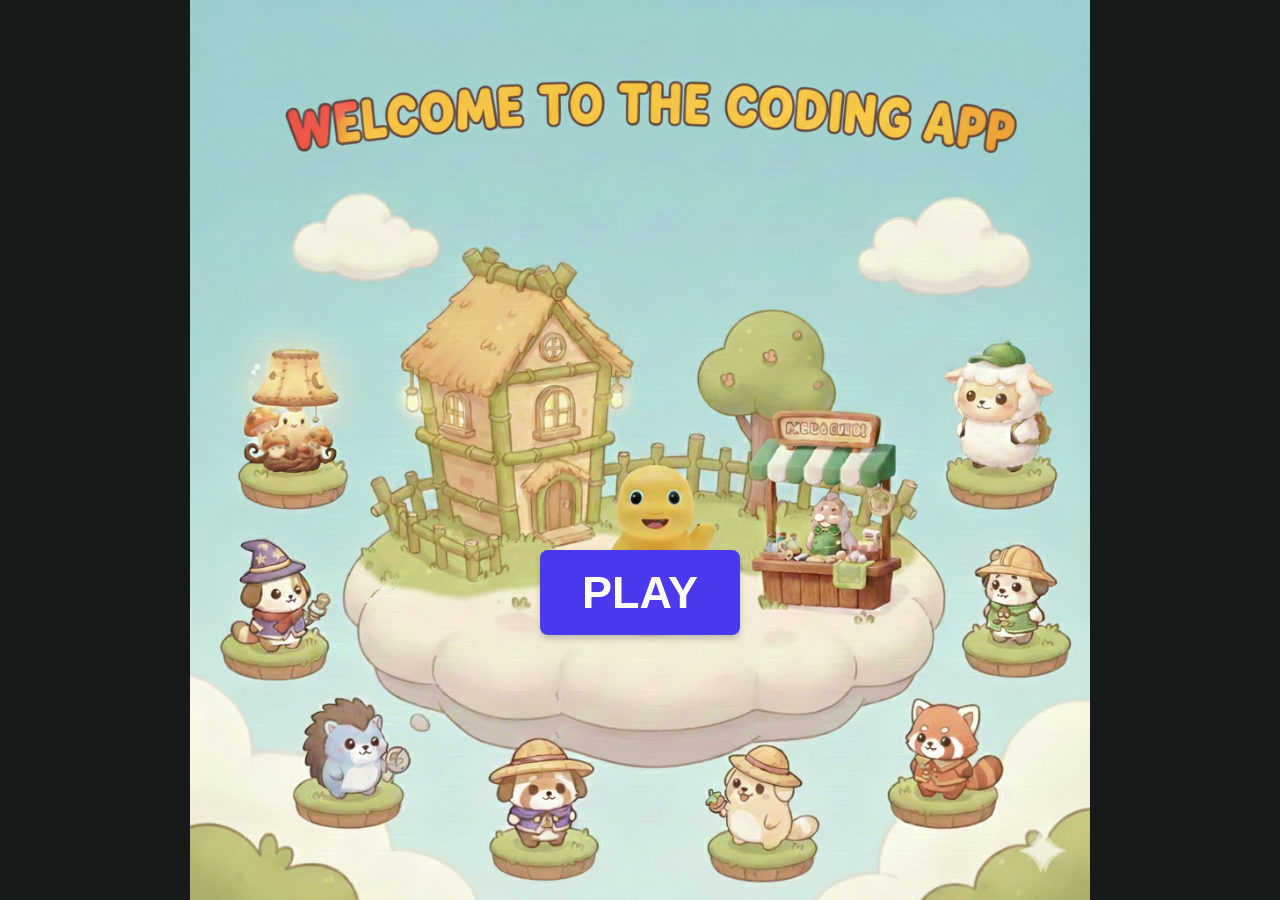
<file: my app/templates/index.html>
<!DOCTYPE html>
<html>
<head>
    <title>My Game</title>
    <style>
        body {
            margin: 0;
            padding: 0;
            min-height: 100vh;
            width: 100%;
            background-image: url("../static/images/main.png");
            background-size: contain;  
            background-position: center;
            background-repeat: no-repeat;
            display: flex;
            justify-content: center;
            align-items: center;
            font-family: Arial, sans-serif;
            background-color: #171a1b; 
        }

        .play-button {
            width: 250px;              
            height: 90px;              
           border-radius: 8px;        
            font-size: 45px;           
            font-weight: bold;
            color: #fff;
            background-color:#4b39ef; 
            border: none;
            cursor: pointer;
            box-shadow: 0 4px 6px rgba(0,0,0,0.2);
            transition: background-color 0.3s ease;
        }

        .play-button:hover {
            background-color: #4b39ef; 
        }
    </style>
</head>
<body>
    <!-- PLAY button -->
    <button class="play-button" onclick="window.location.href='game.html'">
        PLAY

        <link rel="stylesheet" href="../static/style.css">

    </button>
</body>
</html>
</file>
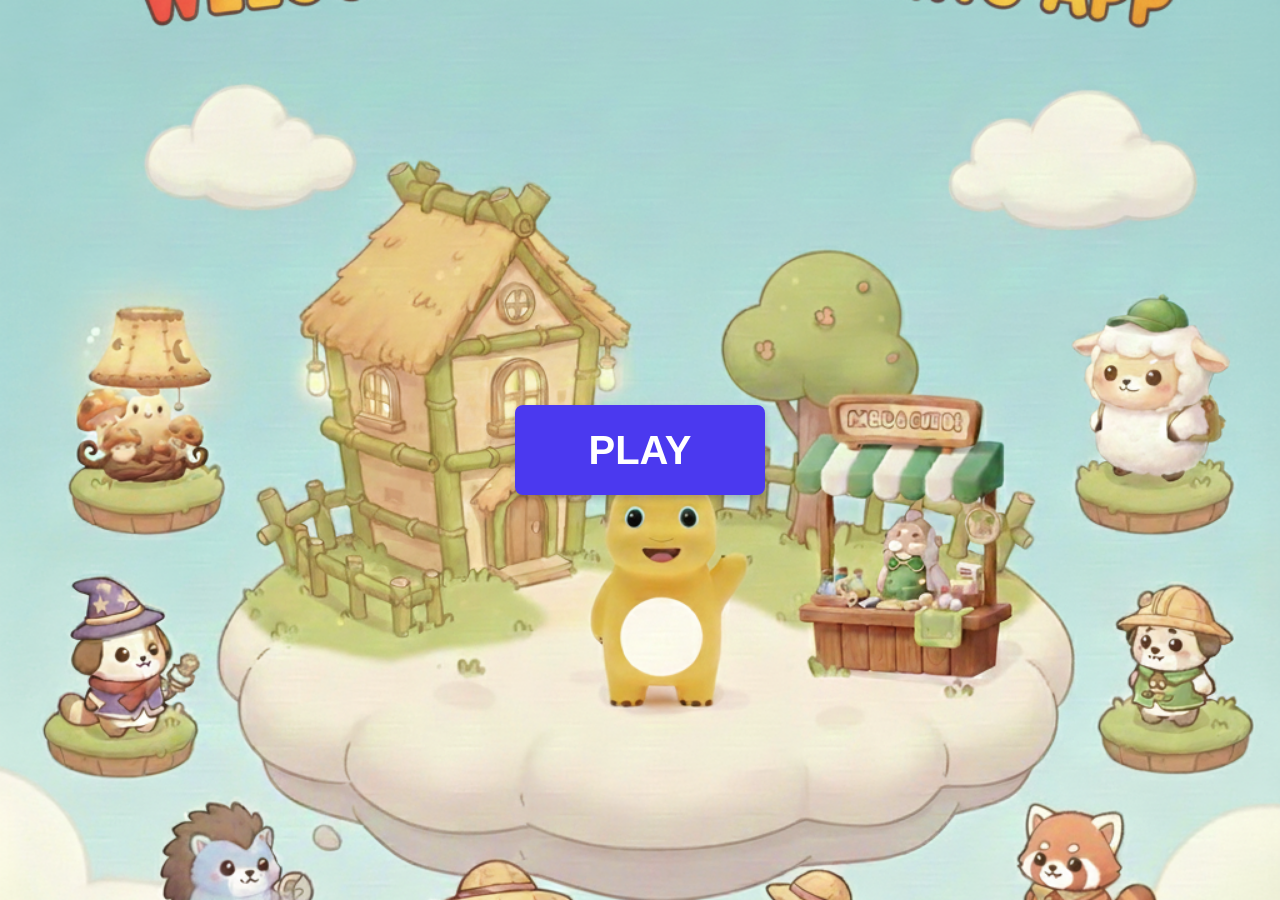
<file: baobao/baobao/my app/templates/index.html>
<!DOCTYPE html>
<html>
<head>
    <meta charset="UTF-8">
    <meta name="viewport" content="width=device-width, initial-scale=1.0">
    <title>My Game</title>
    <style>
        * {
            box-sizing: border-box;
        }

        body {
            margin: 0;
            padding: 0;
            min-height: 100vh;
            width: 100%;
            background-image: url("../static/images/main.png");
            background-size: cover;
            background-position: center;
            background-repeat: no-repeat;
            background-attachment: fixed;
            display: flex;
            justify-content: center;
            align-items: center;
            font-family: Arial, sans-serif;
            background-color: #171a1b;
        }

        .play-button {
            width: 180px;
            height: 60px;
            border-radius: 8px;
            font-size: 24px;
            font-weight: bold;
            color: #fff;
            background-color: #4b39ef;
            border: none;
            cursor: pointer;
            box-shadow: 0 4px 6px rgba(0, 0, 0, 0.2);
            transition: background-color 0.3s ease, transform 0.2s ease;
        }

        .play-button:hover {
            background-color: #3d2dd1;
            transform: scale(1.05);
        }

        .play-button:active {
            transform: scale(0.98);
        }

        /* Tablet (768px and above) */
        @media (min-width: 768px) {
            .play-button {
                width: 220px;
                height: 70px;
                font-size: 28px;
            }
        }

        /* Desktop (1024px and above) */
        @media (min-width: 1024px) {
            .play-button {
                width: 250px;
                height: 90px;
                font-size: 40px;
            }
        }
    </style>
</head>
<body>
    <button class="play-button" onclick="window.location.href='game.html'">
        PLAY
    </button>
</body>
</html>
</file>
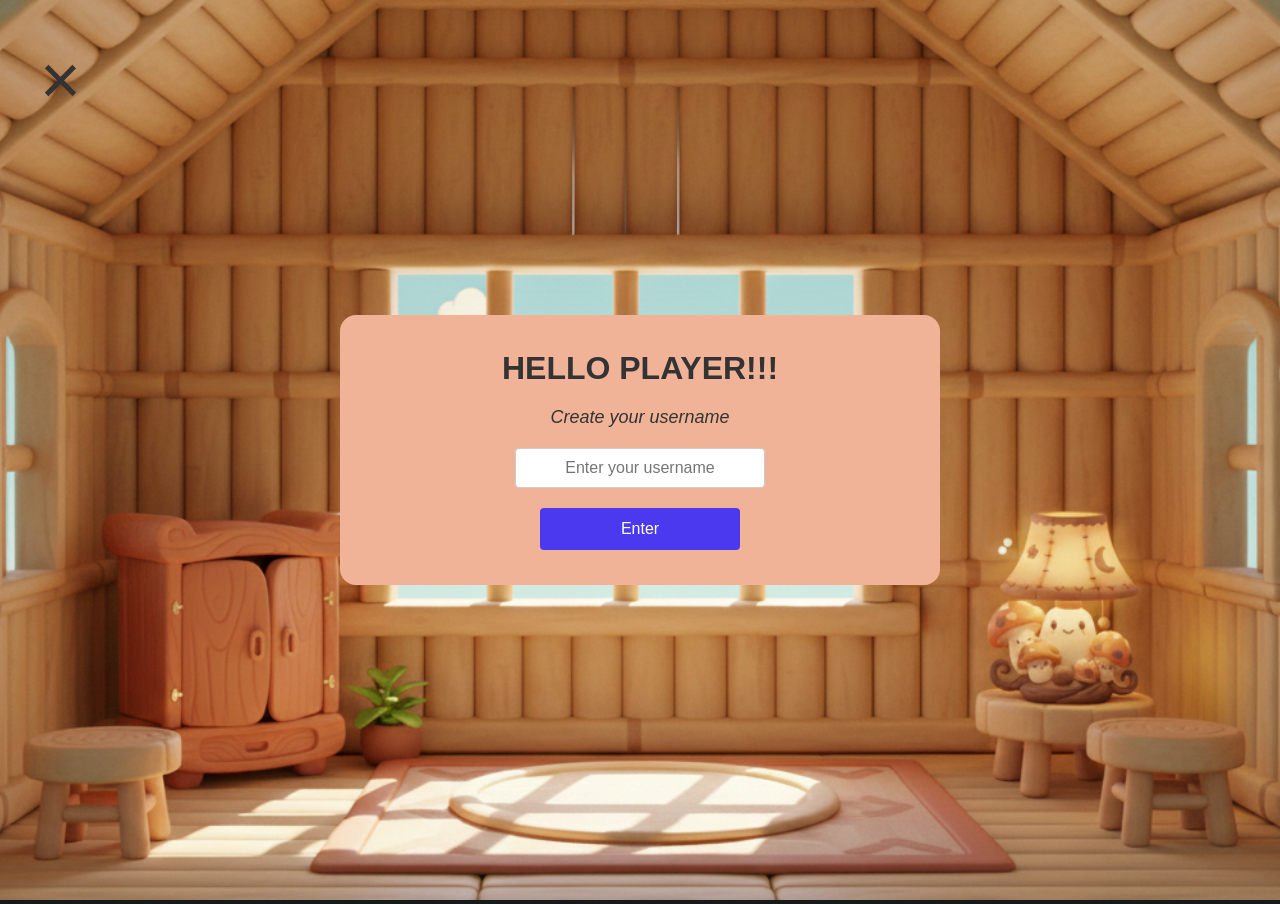
<file: baobao/baobao/my app/templates/game.html>
<!DOCTYPE html>
<html>
<head>
    <meta charset="UTF-8">
    <meta name="viewport" content="width=device-width, initial-scale=1.0">
    <title>Game</title>
    <style>
        * { box-sizing: border-box; }
        body {
            margin: 0;
            padding: 0;
            min-height: 100vh;
            width: 100%;
            display: flex;
            justify-content: center;
            align-items: center;
            font-family: Arial, sans-serif;
            background-color: #171a1b;
        }
        .game-container {
            width: 100%;
            height: 100vh;
            position: relative;
        }
        .inner-container {
            width: 100%;
            height: 100%;
            position: relative;
        }
        .game-image { width: 100%; height: 100%; object-fit: cover; }
        .close-button {
            position: absolute;
            top: 20px;
            left: 20px;
            background: none;
            border: none;
            font-size: 40px;
            color: #333;
            cursor: pointer;
            z-index: 2;
            padding: 10px;
        }
        .close-button:hover { color: #000; }
        .image-overlay {
            position: absolute;
            top: 50%;
            left: 50%;
            transform: translate(-50%, -50%);
            width: 90%;
            max-width: 500px;
            padding: 25px;
            background-color: #f1b398;
            border-radius: 16px;
            display: flex;
            flex-direction: column;
            justify-content: center;
            align-items: center;
            z-index: 1;
            gap: 15px;
        }
        .image-overlay h1 { margin: 0; color: #333; font-size: 22px; text-align: center; }
        .username-text { font-style: italic; font-size: 14px; color: #333; margin: 0; }
        .username-input {
            padding: 10px 12px;
            font-size: 14px;
            border: 1px solid #ccc;
            border-radius: 4px;
            width: 100%;
            max-width: 200px;
            text-align: center;
        }
        .enter-button {
            padding: 10px 20px;
            font-size: 14px;
            background-color: #4b39ef;
            color: white;
            border: none;
            border-radius: 4px;
            cursor: pointer;
            transition: background-color 0.3s ease;
            width: 100%;
            max-width: 150px;
        }
        .enter-button:hover { background-color: #3d2dd1; }
        @media (min-width: 768px) {
            .close-button { top: 30px; left: 30px; font-size: 50px; }
            .image-overlay { max-width: 550px; padding: 30px; gap: 20px; }
            .image-overlay h1 { font-size: 28px; }
            .username-text { font-size: 16px; }
            .username-input { font-size: 16px; padding: 10px 15px; max-width: 220px; }
            .enter-button { font-size: 16px; padding: 12px 24px; max-width: 200px; }
        }
        @media (min-width: 1024px) {
            .close-button { font-size: 70px; }
            .image-overlay { max-width: 600px; padding: 35px; }
            .image-overlay h1 { font-size: 32px; }
            .username-text { font-size: 18px; }
            .username-input { max-width: 250px; }
        }
    </style>
</head>
<body>
    <div class="game-container">
        <div class="inner-container">
            <img src="../static/images/homepage.png" alt="Game Image" class="game-image">
            <button class="close-button" onclick="window.location.href='index.html'">×</button>
            <div class="image-overlay">
                <h1>HELLO <span id="display-username">PLAYER</span>!!!</h1>
                <p class="username-text">Create your username</p>
                <input type="text" class="username-input" id="usernameInput" placeholder="Enter your username" 
                    onkeypress="if(event.key === 'Enter') goHome()">
                <button class="enter-button" onclick="goHome()">Enter</button>
            </div>
        </div>
    </div>

    <script>
        const usernameInput = document.getElementById('usernameInput');
        const displayUsername = document.getElementById('display-username');

        // Load saved username on page load
        window.onload = function() {
            const savedUsername = localStorage.getItem('username');
            if(savedUsername) {
                usernameInput.value = savedUsername;
                displayUsername.textContent = savedUsername.toUpperCase();
            }
        }

        // Save username and go to home.html
        function goHome() {
            let username = usernameInput.value.trim();
            if(username === "") username = "PLAYER"; // default
            localStorage.setItem('username', username);
            displayUsername.textContent = username.toUpperCase();
            // Redirect to home.html
            window.location.href = 'home.html';
        }
    </script>
</body>
</html>
</file>
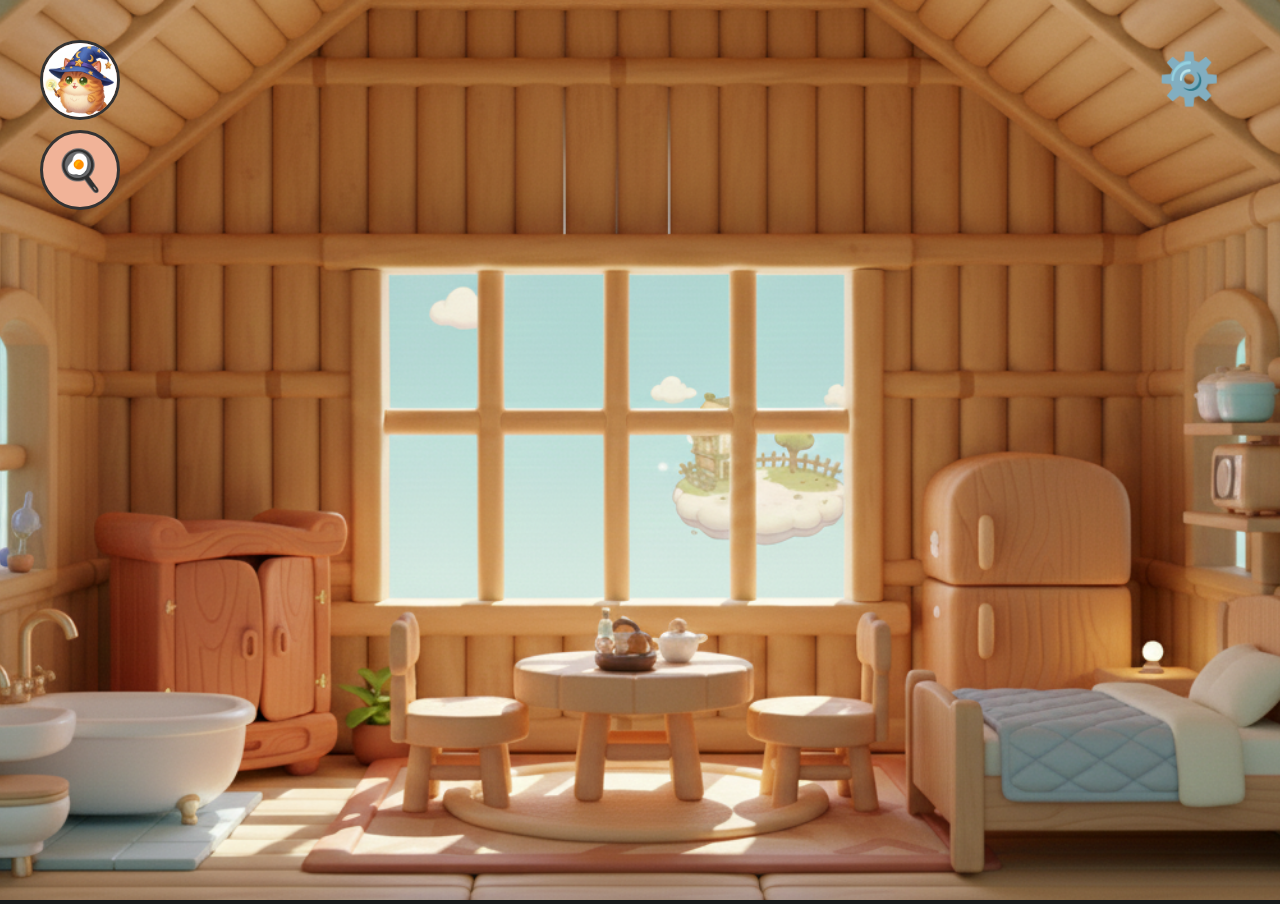
<file: baobao/baobao/my app/templates/home.html>
<!DOCTYPE html>
<html lang="en">
<head>
    <meta charset="UTF-8">
    <meta name="viewport" content="width=device-width, initial-scale=1.0">
    <title>Home</title>
    <style>
        * {
            box-sizing: border-box;
        }

        body {
            margin: 0;
            padding: 0;
            min-height: 100vh;
            width: 100%;
            display: flex;
            justify-content: center;
            align-items: center;
            font-family: Arial, sans-serif;
            background-color: #171a1b;
        }

        .game-container {
            width: 100%;
            height: 100vh;
            position: relative;
        }

        .inner-container {
            width: 100%;
            height: 100%;
            position: relative;
        }

        .game-image {
            width: 100%;
            height: 100%;
            object-fit: cover;
        }

        /* Mobile buttons (default) */
        .settings-button {
            position: absolute;
            top: 20px;
            right: 20px;
            background: none;
            border: none;
            font-size: 30px;
            color: #333;
            cursor: pointer;
            z-index: 2;
            padding: 10px;
        }

        .settings-button:hover {
            color: #000;
        }

        .avatar-button {
            position: absolute;
            top: 20px;
            left: 20px;
            width: 60px;
            height: 60px;
            border-radius: 50%;
            background-color: #f1b398;
            border: 3px solid #333;
            cursor: pointer;
            display: flex;
            justify-content: center;
            align-items: center;
            font-size: 28px;
            z-index: 2;
            transition: transform 0.3s ease;
            padding: 0;
        }

        .avatar-button:hover {
            transform: scale(1.1);
        }

        .kitchen-button {
            position: absolute;
            top: 95px;
            left: 20px;
            width: 60px;
            height: 60px;
            border-radius: 50%;
            background-color: #f1b398;
            border: 3px solid #333;
            cursor: pointer;
            display: flex;
            justify-content: center;
            align-items: center;
            font-size: 28px;
            z-index: 2;
            transition: transform 0.3s ease;
            padding: 0;
        }

        .kitchen-button:hover {
            transform: scale(1.1);
        }

        /* Tablet (768px and above) */
        @media (min-width: 768px) {
            .settings-button {
                top: 30px;
                right: 40px;
                font-size: 40px;
            }

            .avatar-button {
                top: 30px;
                left: 40px;
                width: 70px;
                height: 70px;
                font-size: 32px;
            }

            .kitchen-button {
                top: 110px;
                left: 40px;
                width: 70px;
                height: 70px;
                font-size: 32px;
            }
        }

        /* Desktop (1024px and above) */
        @media (min-width: 1024px) {
            .settings-button {
                top: 40px;
                right: 50px;
                font-size: 50px;
            }

            .avatar-button {
                top: 40px;
                left: 40px;
                width: 80px;
                height: 80px;
                font-size: 40px;
            }

            .kitchen-button {
                top: 130px;
                left: 40px;
                width: 80px;
                height: 80px;
                font-size: 40px;
            }
        }
    </style>
</head>
<body>
    <div class="game-container">
        <div class="inner-container">
            <img src="../static/images/inside.png" alt="Home Image" class="game-image">
            <button class="kitchen-button">🍳</button>
            <button class="settings-button" onclick="window.location.href='settings.html'">⚙️</button>
            <button class="avatar-button" onclick="window.location.href='profile.html'"></button>
        </div>
    </div>
    <script src="../static/home.js"></script>
</body>
</html>
</file>
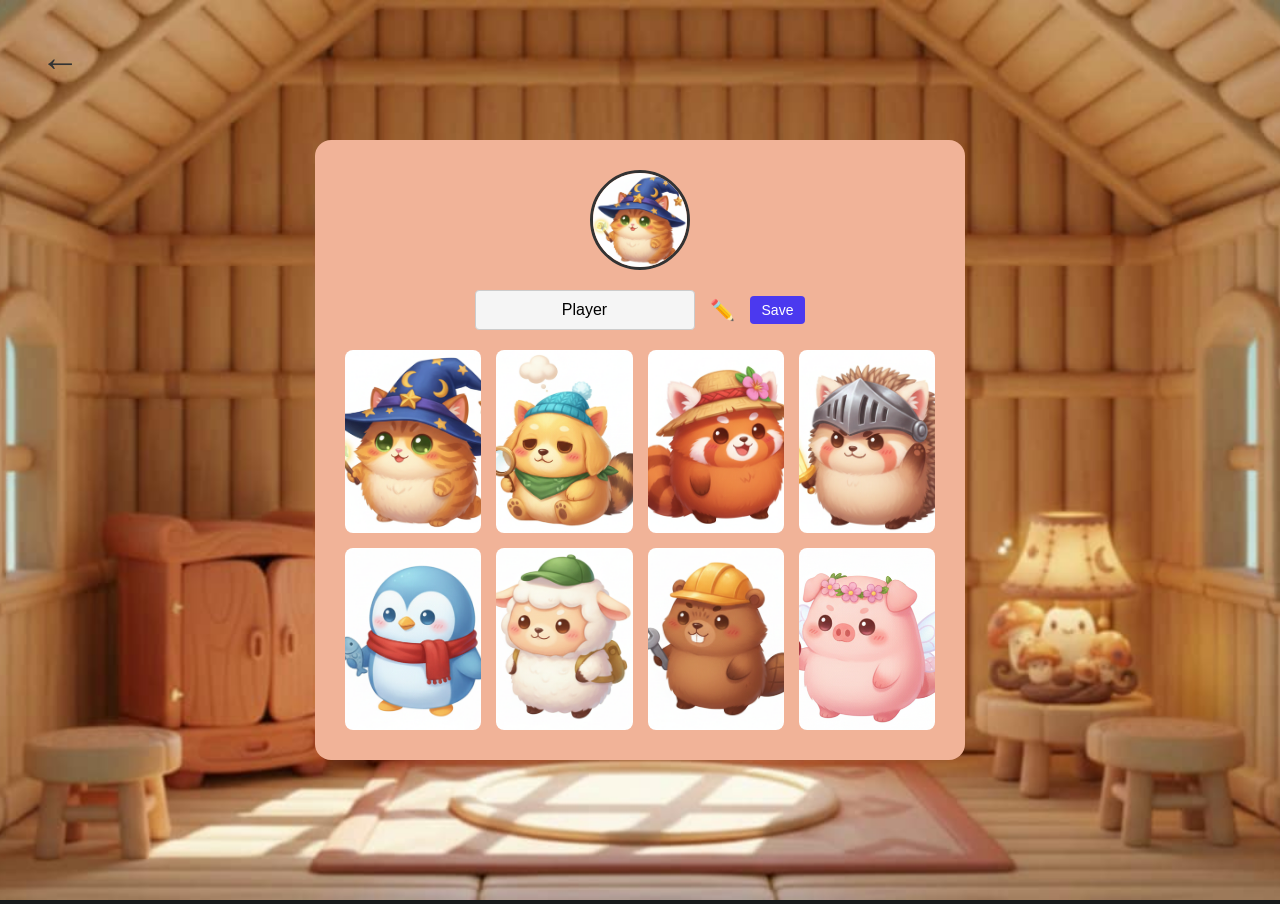
<file: baobao/baobao/my app/templates/profile.html>
<!DOCTYPE html>
<html lang="en">
<head>
    <meta charset="UTF-8">
    <meta name="viewport" content="width=device-width, initial-scale=1.0">
    <title>Profile</title>
    <style>
        * {
            box-sizing: border-box;
        }

        body {
            margin: 0;
            padding: 0;
            min-height: 100vh;
            width: 100%;
            display: flex;
            justify-content: center;
            align-items: center;
            font-family: Arial, sans-serif;
            background-color: #171a1b;
        }

        .game-image {
            width: 100%;
            height: 100%;
            object-fit: cover;
        }

        .game-container {
            width: 100%;
            height: 100vh;
            position: relative;
        }

        .inner-container {
            width: 100%;
            height: 100%;
            position: relative;
        }

        .back-button {
            position: absolute;
            top: 20px;
            left: 20px;
            background: none;
            border: none;
            font-size: 30px;
            color: #333;
            cursor: pointer;
            z-index: 2;
            padding: 10px;
        }

        .back-button:hover {
            color: #000;
        }

        .profile-container {
            position: absolute;
            top: 50%;
            left: 50%;
            transform: translate(-50%, -50%);
            width: 90%;
            max-width: 550px;
            height: auto;
            background-color: #f1b398;
            border-radius: 16px;
            display: flex;
            flex-direction: column;
            justify-content: center;
            align-items: center;
            z-index: 1;
            padding: 20px;
        }

        .profile-avatar {
            width: 80px;
            height: 80px;
            border-radius: 50%;
            object-fit: cover;
            margin-bottom: 15px;
            border: 3px solid #333;
        }

        .username-section {
            display: flex;
            align-items: center;
            gap: 10px;
            margin-bottom: 20px;
            width: 100%;
            justify-content: center;
        }

        .username-input {
            padding: 8px 12px;
            font-size: 14px;
            border: 1px solid #ccc;
            border-radius: 4px;
            width: 180px;
            text-align: center;
            background-color: #fff;
        }

        .username-input[readonly] {
            background-color: #f5f5f5;
            cursor: not-allowed;
        }

        .edit-icon {
            font-size: 16px;
            color: #4b39ef;
            cursor: pointer;
            padding: 5px;
            border-radius: 3px;
            transition: background-color 0.3s ease;
        }

        .edit-icon:hover {
            background-color: rgba(75, 57, 239, 0.1);
        }

        .save-button {
            padding: 6px 12px;
            font-size: 14px;
            background-color: #4b39ef;
            color: white;
            border: none;
            border-radius: 4px;
            cursor: pointer;
            transition: background-color 0.3s ease;
        }

        .save-button:hover {
            background-color: #3d2dd1;
        }

        .picture-grid {
            display: grid;
            grid-template-columns: repeat(4, 1fr);
            grid-template-rows: repeat(2, 1fr);
            gap: 10px;
            width: 100%;
            height: 300px;
            padding: 0;
        }

        .grid-item {
            width: 100%;
            height: 100%;
            object-fit: cover;
            border-radius: 8px;
            cursor: pointer;
            transition: transform 0.3s ease;
        }

        .grid-item:hover {
            transform: scale(1.05);
        }

        /* Tablet (768px and above) */
        @media (min-width: 768px) {
            .back-button {
                top: 30px;
                left: 30px;
                font-size: 40px;
            }

            .profile-container {
                max-width: 600px;
                padding: 25px;
            }

            .profile-avatar {
                width: 100px;
                height: 100px;
                margin-bottom: 20px;
            }

            .username-input {
                width: 200px;
                font-size: 16px;
                padding: 10px 12px;
            }

            .edit-icon {
                font-size: 20px;
            }

            .picture-grid {
                gap: 15px;
                height: 350px;
            }
        }

        /* Desktop (1024px and above) */
        @media (min-width: 1024px) {
            .back-button {
                top: 30px;
                left: 30px;
                font-size: 40px;
            }

            .profile-container {
                max-width: 650px;
                padding: 30px;
            }

            .profile-avatar {
                width: 100px;
                height: 100px;
                margin-bottom: 20px;
            }

            .username-input {
                width: 220px;
                font-size: 16px;
            }

            .picture-grid {
                gap: 15px;
                height: 380px;
            }
        }
    </style>
</head>
<body>
    <div class="game-container">
        <div class="inner-container">
            <img src="../static/images/profile.png" alt="Profile Image" class="game-image">
            <button class="back-button" onclick="window.location.href='home.html'">←</button>
            <div class="profile-container">
                <img id="profile-avatar" src="../static/images/a1.png" alt="Profile Avatar" class="profile-avatar">
                <div class="username-section">
                    <input type="text" id="username-input" class="username-input" readonly>
                    <span class="edit-icon" onclick="toggleEdit()">✏️</span>
                    <button id="save-username" class="save-button" onclick="saveUsername()">Save</button>
                </div>
                <div class="picture-grid">
                    <img src="../static/images/a1.png" alt="Picture 1" class="grid-item">
                    <img src="../static/images/a2.png" alt="Picture 2" class="grid-item">
                    <img src="../static/images/a3.png" alt="Picture 3" class="grid-item">
                    <img src="../static/images/a4.png" alt="Picture 4" class="grid-item">
                    <img src="../static/images/a5.png" alt="Picture 5" class="grid-item">
                    <img src="../static/images/a6.png" alt="Picture 6" class="grid-item">
                    <img src="../static/images/a7.png" alt="Picture 7" class="grid-item">
                    <img src="../static/images/a8.png" alt="Picture 8" class="grid-item">
                </div>
            </div>
        </div>
    </div>
    <script src="../static/profile.js"></script>
</body>
</html>
</file>
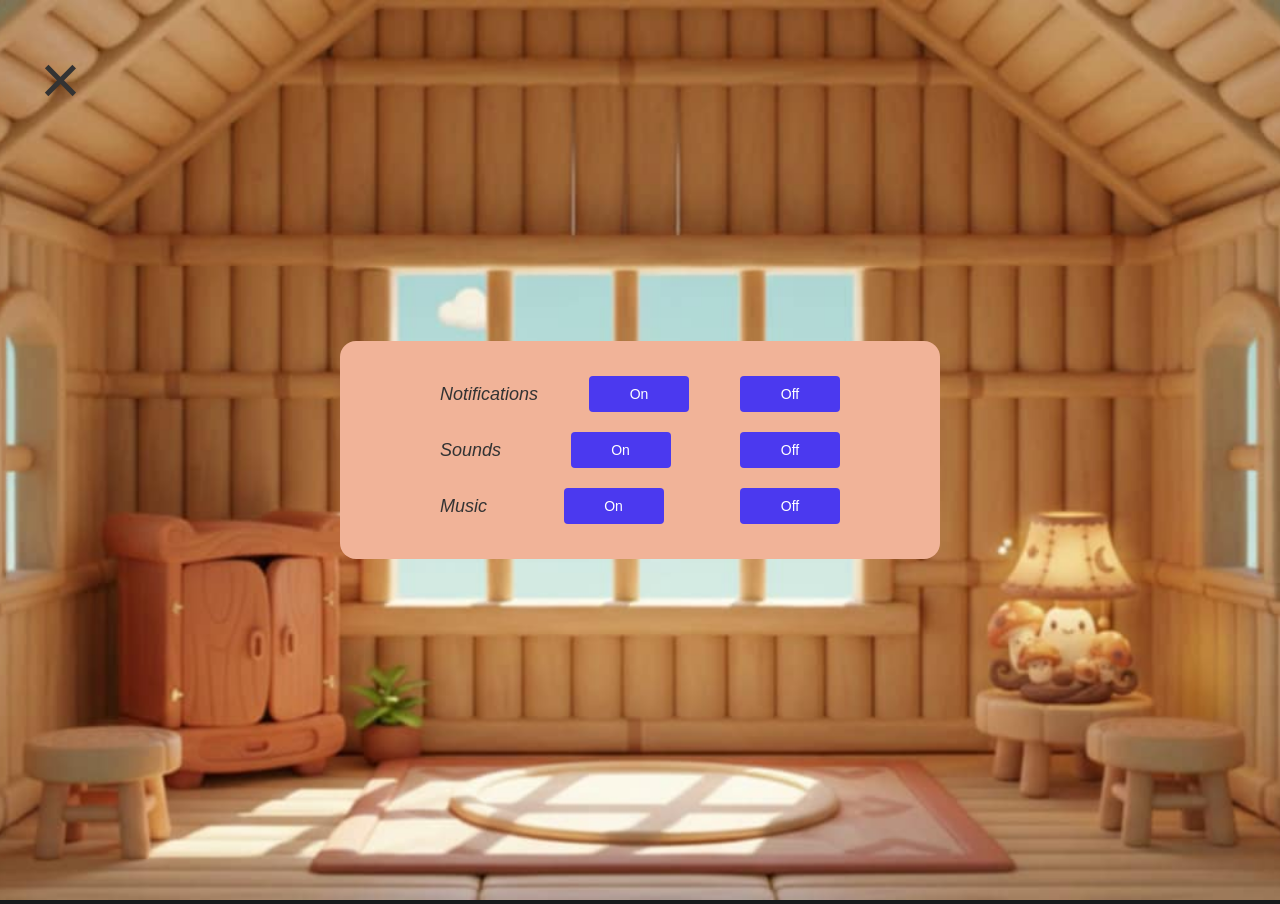
<file: baobao/baobao/my app/templates/settings.html>
<!DOCTYPE html>
<html lang="en">
<head>
    <meta charset="UTF-8">
    <meta name="viewport" content="width=device-width, initial-scale=1.0">
    <title>Settings</title>
    <style>
        * {
            box-sizing: border-box;
        }

        body {
            margin: 0;
            padding: 0;
            min-height: 100vh;
            width: 100%;
            display: flex;
            justify-content: center;
            align-items: center;
            font-family: Arial, sans-serif;
            background-color: #171a1b;
        }

        .game-container {
            width: 100%;
            height: 100vh;
            position: relative;
        }

        .inner-container {
            width: 100%;
            height: 100%;
            position: relative;
        }

        .game-image {
            width: 100%;
            height: 100%;
            object-fit: cover;
        }

        .close-button {
            position: absolute;
            top: 20px;
            left: 20px;
            background: none;
            border: none;
            font-size: 40px;
            color: #333;
            cursor: pointer;
            z-index: 2;
            padding: 10px;
        }

        .close-button:hover {
            color: #000;
        }

        .settings-container {
            position: absolute;
            top: 50%;
            left: 50%;
            transform: translate(-50%, -50%);
            width: 90%;
            max-width: 500px;
            height: auto;
            background-color: #f1b398;
            border-radius: 16px;
            display: flex;
            flex-direction: column;
            justify-content: center;
            align-items: center;
            z-index: 1;
            padding: 25px;
            gap: 15px;
        }

        .settings-item {
            display: flex;
            align-items: center;
            justify-content: space-between;
            width: 100%;
            max-width: 300px;
            gap: 15px;
        }

        .settings-item p {
            margin: 0;
            font-style: italic;
            font-size: 14px;
            color: #333;
        }

        .toggle-button {
            padding: 8px 16px;
            font-size: 12px;
            background-color: #4b39ef;
            color: white;
            border: none;
            border-radius: 4px;
            cursor: pointer;
            transition: background-color 0.3s ease;
            flex: 1;
            max-width: 70px;
        }

        .toggle-button:hover {
            background-color: #3d2dd1;
        }

        /* Tablet (768px and above) */
        @media (min-width: 768px) {
            .close-button {
                top: 30px;
                left: 30px;
                font-size: 50px;
            }

            .settings-container {
                max-width: 550px;
                padding: 30px;
                gap: 20px;
            }

            .settings-item {
                max-width: 350px;
            }

            .settings-item p {
                font-size: 16px;
            }

            .toggle-button {
                font-size: 14px;
                max-width: 80px;
                padding: 10px 16px;
            }
        }

        /* Desktop (1024px and above) */
        @media (min-width: 1024px) {
            .close-button {
                top: 30px;
                left: 30px;
                font-size: 70px;
            }

            .settings-container {
                max-width: 600px;
                padding: 35px;
                gap: 20px;
            }

            .settings-item {
                max-width: 400px;
            }

            .settings-item p {
                font-size: 18px;
            }

            .toggle-button {
                font-size: 14px;
                max-width: 100px;
                padding: 10px 20px;
            }
        }
    </style>
</head>
<body>
    <div class="game-container">
        <div class="inner-container">
            <img src="../static/images/profile.png" alt="Settings Image" class="game-image">
            <button class="close-button" onclick="window.location.href='home.html'">×</button>
            <div class="settings-container">
                <div class="settings-item">
                    <p>Notifications</p>
                    <button class="toggle-button">On</button>
                    <button class="toggle-button">Off</button>
                </div>
                <div class="settings-item">
                    <p>Sounds</p>
                    <button class="toggle-button">On</button>
                    <button class="toggle-button">Off</button>
                </div>
                <div class="settings-item">
                    <p>Music</p>
                    <button class="toggle-button">On</button>
                    <button class="toggle-button">Off</button>
                </div>
            </div>
        </div>
    </div>
</body>
</html>
</file>
<file: my app/static/style.css>
.play-button {
    width: 200px;
    height: 85px;
    border-radius: 8px;
    margin-top: 285px;
    /* other styles */
}
</file>
